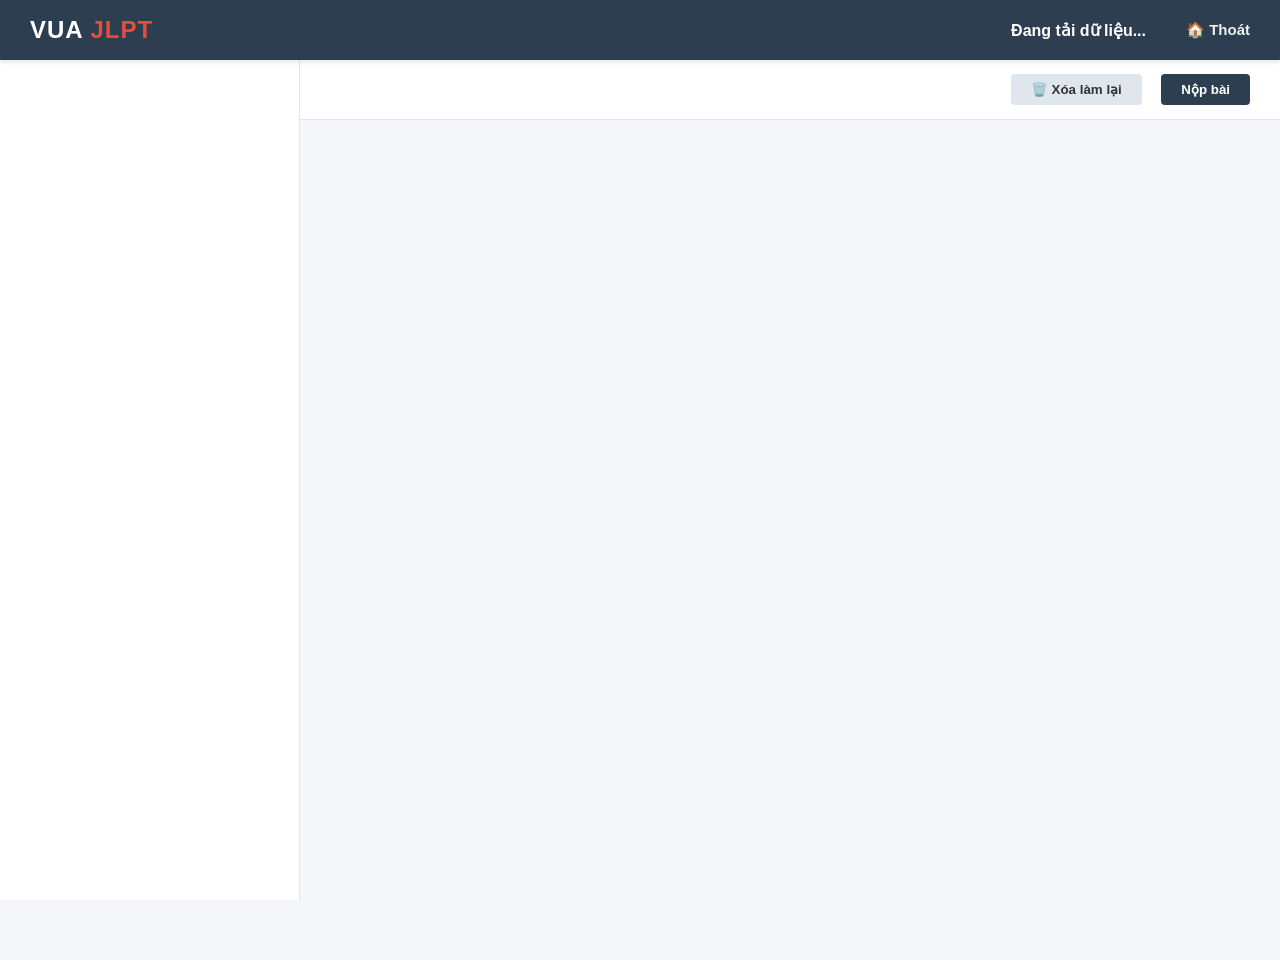
<file: exam.html>
<!DOCTYPE html>
<html lang="vi">
<head>
    <meta charset="UTF-8">
    <title>Luyện Thi JLPT - Exam Mode</title>
    <link rel="stylesheet" href="assets/css/variables.css">
    <link rel="stylesheet" href="assets/css/global.css">
    <link rel="stylesheet" href="assets/css/layout.css">
    <link rel="icon" href="assets/images/icon.ico">
</head>
<body>
    <nav class="navbar">
        <a href="index.html" class="nav-brand">VUA <span>JLPT</span></a>
        <div class="nav-links">
            <span id="exam-title-display" style="font-weight: bold; margin-right: 20px;">Đang tải dữ liệu...</span>
            <a href="index.html">🏠 Thoát</a>
        </div>
    </nav>

    <div class="app-container">
        <aside class="sidebar">
            <div class="question-palette" id="question-palette"></div>
        </aside>

        <main class="main-content">
            <header class="top-bar">
                <div class="timer" id="timer-display" style="color: var(--accent-color); font-weight: bold; font-size: 20px;"></div>
                <div>
                    <button class="btn-clear" id="btn-clear">🗑️ Xóa làm lại</button>
                    <button class="btn-submit" id="btn-submit">Nộp bài</button>
                </div>
            </header>

            <section class="exam-area" id="exam-content-area">
                </section>
        </main>
    </div>

    <audio id="jlpt-audio-player"></audio>

    <script src="js/services/DataService.js"></script>
    <script src="js/services/StorageService.js"></script>
    <script src="js/services/AIService.js"></script>
    <script src="js/components/QuestionCard.js"></script>
    <script src="js/components/ExplanationUi.js"></script>
    <script src="js/pages/examMode.js"></script>
    <script src="js/components/ModalUI.js"></script>
</body>
</html>
</file>
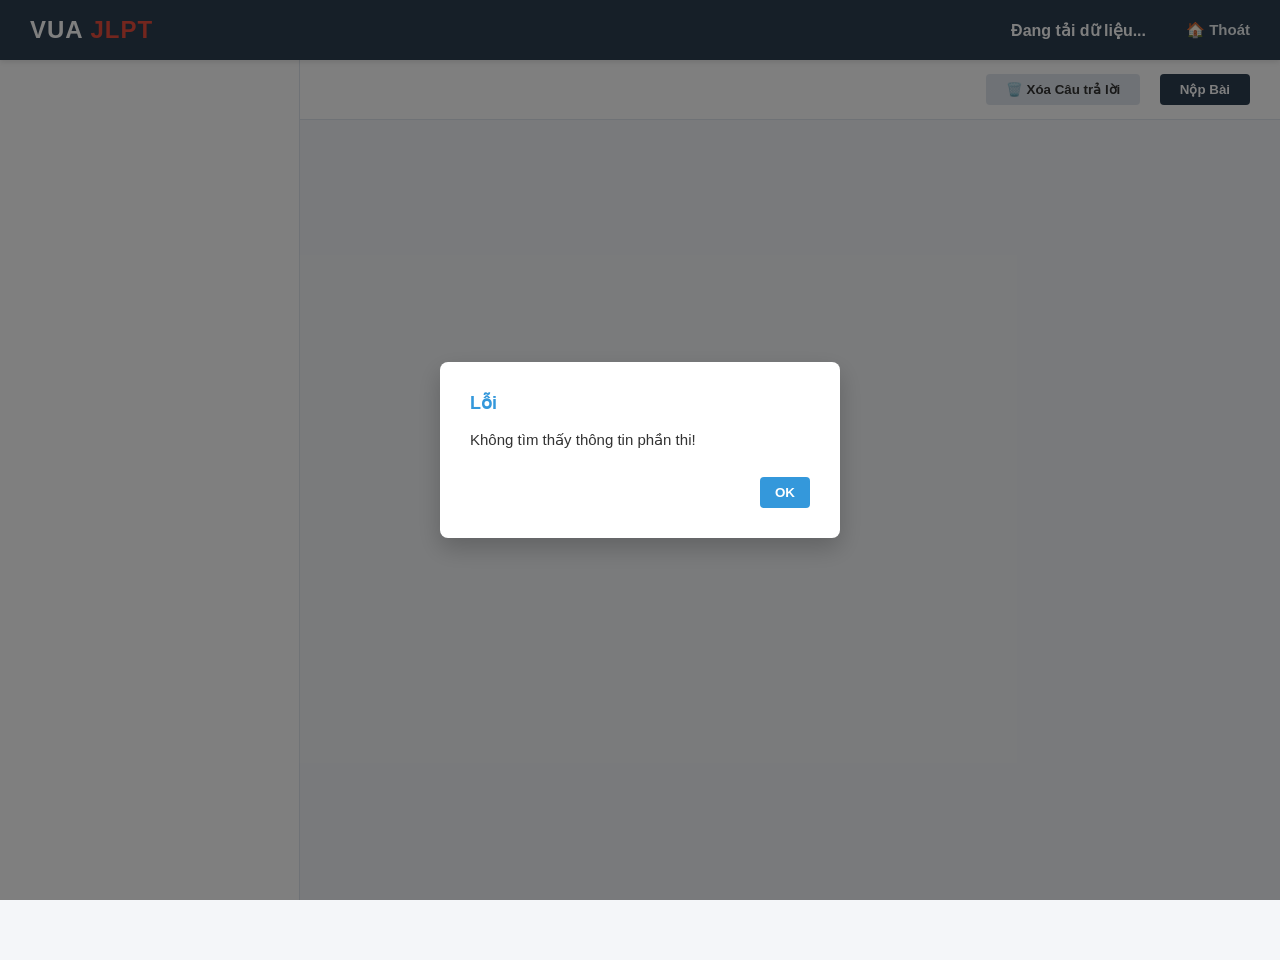
<file: mondai.html>
<!DOCTYPE html>
<html lang="vi">
<head>
    <meta charset="UTF-8">
    <title>VUA JLPT - Luyện Theo Phần</title>
    <link rel="stylesheet" href="assets/css/variables.css">
    <link rel="stylesheet" href="assets/css/global.css">
    <link rel="stylesheet" href="assets/css/layout.css">
    <link rel="icon" href="assets/images/icon.ico">
</head>
<body>
    <nav class="navbar">
        <a href="index.html" class="nav-brand">VUA <span>JLPT</span></a>
        <div class="nav-links">
            <span id="exam-title-display" style="font-weight: bold; margin-right: 20px;">Đang tải dữ liệu...</span>
            <a href="index.html">🏠 Thoát</a>
        </div>
    </nav>

    <div class="app-container">
        <aside class="sidebar">
            <div class="question-palette" id="question-palette"></div>
        </aside>

        <main class="main-content">
            <header class="top-bar">
                <div class="timer" id="timer-display" style="color: var(--secondary-color); font-weight: bold; font-size: 20px;"></div>
                <div>
                    <button class="btn-clear" id="btn-clear">🗑️ Xóa Câu trả lời</button>
                    <button class="btn-submit" id="btn-submit">Nộp Bài</button>
                </div>
            </header>

            <section class="exam-area" id="exam-content-area">
                </section>
        </main>
    </div>

    <audio id="jlpt-audio-player"></audio>
    <script src="js/services/DataService.js"></script>
    <script src="js/services/StorageService.js"></script>
    <script src="js/services/AIService.js"></script>
    <script src="js/components/QuestionCard.js"></script>
    <script src="js/components/ExplanationUi.js"></script>
    <script src="js/components/ModalUI.js"></script>
    <script src="js/pages/mondaiMode.js"></script>
</body>
</html>
</file>
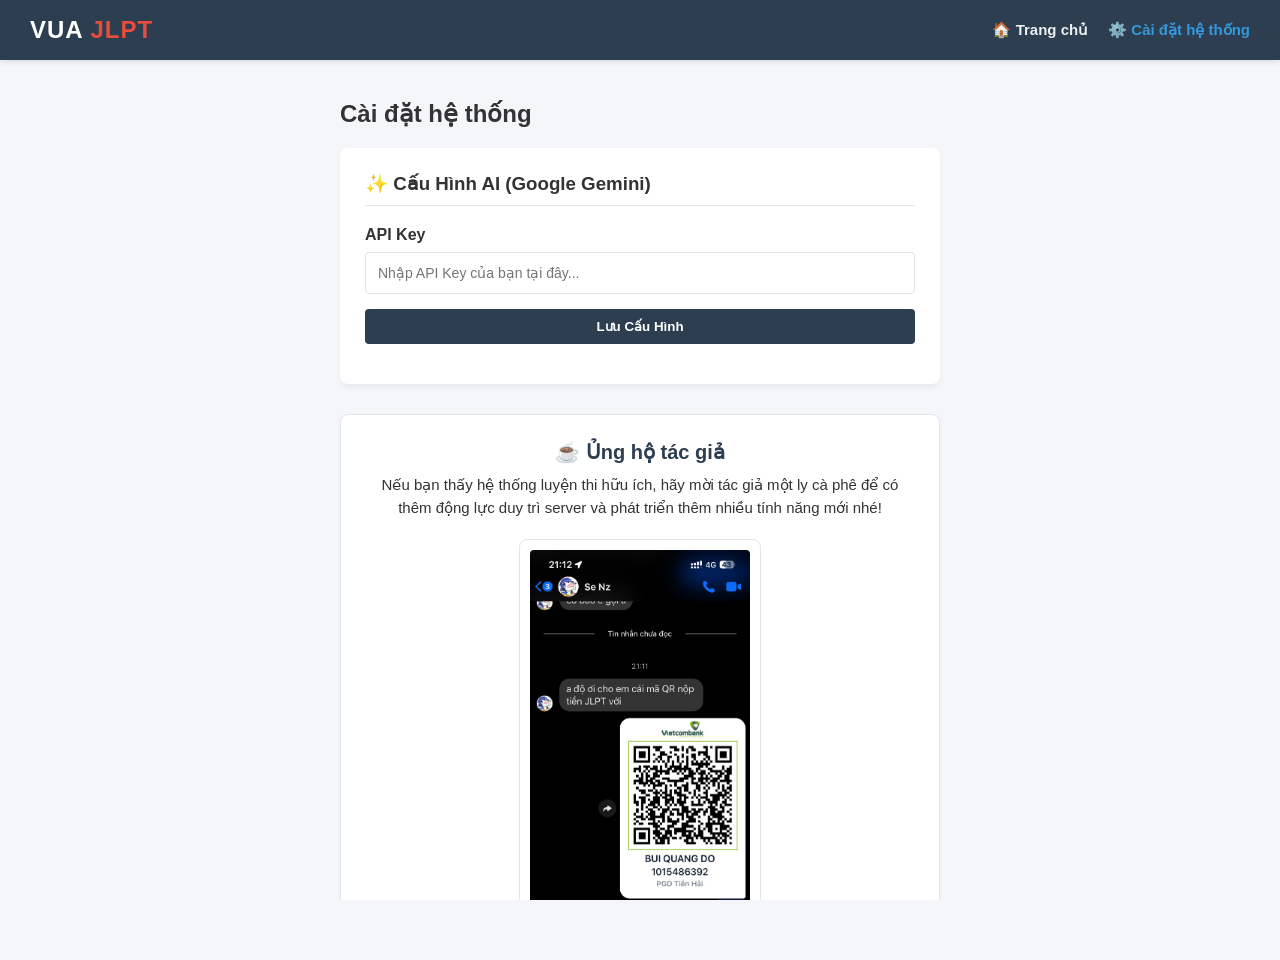
<file: settings.html>
<!DOCTYPE html>
<html lang="vi">
<head>
    <meta charset="UTF-8">
    <title>VUA JLPT - Cài đặt</title>
    <link rel="stylesheet" href="assets/css/variables.css">
    <link rel="stylesheet" href="assets/css/global.css">
    <link rel="stylesheet" href="assets/css/layout.css">
    <link rel="icon" href="assets/images/icon.ico">
    <style>
        .settings-container { max-width: 600px; margin: 0 auto; }
        .panel { background: var(--panel-bg); padding: 25px; border-radius: 8px; box-shadow: 0 4px 6px rgba(0,0,0,0.05); margin-bottom: 30px; }
        .form-group { margin-bottom: 15px; }
        .form-group label { display: block; margin-bottom: 8px; font-weight: bold; }
        .form-group input { width: 100%; padding: 12px; border: 1px solid var(--border-color); border-radius: 4px; font-size: 14px; }
        .btn { padding: 10px 15px; background: var(--primary-color); color: white; border: none; border-radius: 4px; cursor: pointer; font-weight: bold; width: 100%; }
        .btn-danger { background: var(--accent-color); }
    </style>
</head>
<body>
    <nav class="navbar">
        <a href="index.html" class="nav-brand">VUA <span>JLPT</span></a>
        <div class="nav-links">
            <a href="index.html">🏠 Trang chủ</a>
            <a href="settings.html" style="color: var(--secondary-color);">⚙️ Cài đặt hệ thống</a>
        </div>
    </nav>

    <div class="dashboard-wrapper">
        <div class="settings-container">
            <h2 style="margin-bottom: 20px;">Cài đặt hệ thống</h2>
            
            <div class="panel">
                <h3 style="margin-bottom: 20px; padding-bottom: 10px; border-bottom: 1px solid var(--border-color);">✨ Cấu Hình AI (Google Gemini)</h3>
                <div class="form-group">
                    <label>API Key</label>
                    <input type="password" id="api-key-input" placeholder="Nhập API Key của bạn tại đây...">
                </div>
                <button class="btn" id="btn-save-key">Lưu Cấu Hình</button>
                <p id="key-status" style="margin-top: 15px; font-size: 14px; text-align: center;"></p>
            </div>
            <div class="settings-card" style="background: var(--panel-bg); padding: 25px; border-radius: 8px; box-shadow: 0 2px 4px rgba(0,0,0,0.05); margin-top: 30px; text-align: center; border: 1px solid var(--border-color);">
                <h2 style="color: var(--primary-color); margin-bottom: 10px; font-size: 20px;">☕ Ủng hộ tác giả</h2>
                <p style="margin-bottom: 20px; color: var(--text-main); font-size: 15px; line-height: 1.5;">
                    Nếu bạn thấy hệ thống luyện thi hữu ích, hãy mời tác giả một ly cà phê để có thêm động lực duy trì server và phát triển thêm nhiều tính năng mới nhé!
                </p>
                
                <div style="display: inline-block; padding: 10px; background: white; border: 1px solid var(--border-color); border-radius: 8px; margin-bottom: 15px;">
                    <img src="assets/images/qr.jpg" alt="Mã QR Donate" style="width: 220px; max-width: 100%; display: block; border-radius: 4px;">
                </div>
                
                
            </div>

            <div class="panel">
                <h3 style="margin-bottom: 20px; color: var(--accent-color);">🗑️ Quản Lý Dữ Liệu</h3>
                <p style="font-size: 14px; margin-bottom: 15px; line-height: 1.6;">Thao tác này sẽ xóa toàn bộ lịch sử làm bài, điểm số và API Key hiện tại trên trình duyệt. Không thể khôi phục sau khi xóa.</p>
                <button class="btn btn-danger" id="btn-clear-data">Xóa Toàn Bộ Dữ Liệu</button>
            </div>
        </div>
    </div>


    <script src="js/services/StorageService.js"></script>
    <script src="js/pages/settings.js"></script>
    <script src="js/components/ModalUI.js"></script>
</body>
</html>
</file>
<file: assets/css/variables.css>
:root {
  --primary-color: #2c3e50;
  --secondary-color: #3498db;
  --accent-color: #e74c3c;
  --bg-color: #f4f6f9;
  --panel-bg: #ffffff;
  --text-main: #333333;
  --text-muted: #7f8c8d;
  --border-color: #e0e6ed;
  
  --sidebar-width: 300px;
  --header-height: 60px;
}
</file>
<file: assets/css/global.css>
* {
  box-sizing: border-box;
  margin: 0;
  padding: 0;
}

body {
  font-family: 'Segoe UI', Tahoma, Geneva, Verdana, sans-serif;
  background-color: var(--bg-color);
  color: var(--text-main);
  height: 100vh;
  overflow: hidden; /* Chống cuộn toàn trang, chỉ cuộn ở từng vùng nội dung */
}
/* Styling cho các khối tính năng ở Dashboard */
.feature-section {
    margin-bottom: 40px;
    background: var(--panel-bg);
    padding: 25px;
    border-radius: 8px;
    box-shadow: 0 4px 6px rgba(0,0,0,0.05);
}

.feature-section h2 {
    margin-bottom: 20px;
    padding-bottom: 10px;
    border-bottom: 2px solid var(--bg-color);
    color: var(--primary-color);
}

.mondai-grid {
    display: grid;
    grid-template-columns: repeat(auto-fit, minmax(200px, 1fr));
    gap: 15px;
}

.mondai-card {
    display: flex;
    flex-direction: column;
    align-items: center;
    justify-content: center;
    padding: 20px;
    background: #f8f9fa;
    border: 1px solid var(--border-color);
    border-radius: 8px;
    text-decoration: none;
    color: var(--text-main);
    font-weight: bold;
    transition: all 0.2s;
}

.mondai-card:hover {
    background: var(--secondary-color);
    color: white;
    transform: translateY(-2px);
}

.flashcard-placeholder {
    height: 150px;
    border: 2px dashed var(--border-color);
    border-radius: 8px;
    display: flex;
    align-items: center;
    justify-content: center;
    color: var(--text-muted);
    font-weight: bold;
    background: #fafafa;
}

/* Nút Xóa làm lại */
.btn-clear {
    padding: 8px 20px;
    background-color: var(--border-color);
    color: var(--text-main);
    border: none;
    border-radius: 4px;
    cursor: pointer;
    font-weight: bold;
    margin-right: 15px;
    transition: background 0.2s;
}
.btn-clear:hover { background-color: #dcdde1; }

/* Custom Modal (Popup) */
.modal-overlay {
    position: fixed;
    top: 0; left: 0; width: 100vw; height: 100vh;
    background: rgba(0, 0, 0, 0.5);
    display: flex;
    align-items: center;
    justify-content: center;
    z-index: 9999;
    opacity: 0;
    visibility: hidden;
    transition: all 0.3s ease;
}
.modal-overlay.active {
    opacity: 1;
    visibility: visible;
}
.modal-box {
    background: var(--panel-bg);
    padding: 30px;
    border-radius: 8px;
    width: 400px;
    max-width: 90%;
    box-shadow: 0 10px 25px rgba(0,0,0,0.2);
    transform: translateY(-20px);
    transition: transform 0.3s ease;
}
section,
.mondai-section,
.q-item {
    scroll-margin-top: 0;
}
.modal-overlay.active .modal-box { transform: translateY(0); }
.modal-title { font-size: 18px; font-weight: bold; margin-bottom: 15px; color: var(--primary-color); }
.modal-content { font-size: 15px; margin-bottom: 25px; line-height: 1.5; }
.modal-actions { display: flex; justify-content: flex-end; gap: 10px; }
.btn-modal { padding: 8px 15px; border: none; border-radius: 4px; cursor: pointer; font-weight: bold; }
.btn-modal-cancel { background: #ecf0f1; color: var(--text-main); }
.btn-modal-confirm { background: var(--accent-color); color: white; }
.btn-modal-ok { background: var(--secondary-color); color: white; }
</file>
<file: assets/css/layout.css>
.app-container {
  display: flex;
  height: 100vh;
  width: 100vw;
}

/* Cột bên trái: Danh sách câu hỏi (Question Palette) */
.sidebar {
  width: var(--sidebar-width);
  background-color: var(--panel-bg);
  border-right: 1px solid var(--border-color);

  display: flex;
  flex-direction: column;

  height: 100%;
  overflow: hidden;
}

.sidebar-header {
  height: var(--header-height);
  padding: 15px;
  border-bottom: 1px solid var(--border-color);
  display: flex;
  justify-content: space-between;
  align-items: center;
  font-weight: bold;
}

.question-palette {
  flex: 1;
  padding: 15px;
  overflow-y: auto;
  display: block;
}

.q-box {
  aspect-ratio: 1;
  display: flex;
  align-items: center;
  justify-content: center;
  border: 1px solid var(--border-color);
  border-radius: 4px;
  cursor: pointer;
  font-size: 14px;
}

.q-box:hover {
  background-color: var(--border-color);
}

.q-box.answered {
  background-color: var(--secondary-color);
  color: white;
  border-color: var(--secondary-color);
}

/* Vùng chính: Nội dung bài thi */
.main-content {
  flex: 1;
  display: flex;
  flex-direction: column;
  background-color: var(--bg-color);
}

.top-bar {
  height: var(--header-height);
  background-color: var(--panel-bg);
  border-bottom: 1px solid var(--border-color);
  display: flex;
  justify-content: space-between;
  align-items: center;
  padding: 0 30px;
}

.timer {
  font-size: 20px;
  font-weight: bold;
  color: var(--accent-color);
}

.btn-submit {
  padding: 8px 20px;
  background-color: var(--primary-color);
  color: white;
  border: none;
  border-radius: 4px;
  cursor: pointer;
  font-weight: bold;
}

/* Khu vực hiển thị nội dung câu hỏi (hỗ trợ chia đôi màn hình cho phần Dokkai) */
.exam-area {
  flex: 1;
  padding: 20px;
  overflow-y: auto;
  display: block;
  gap: 20px;
}

/* Giao diện Single / Default */
.question-container {
  background: var(--panel-bg);
  padding: 30px;
  border-radius: 8px;
  box-shadow: 0 2px 4px rgba(0,0,0,0.05);
  max-width: 800px;
  margin: 0 auto;
  width: 100%;
}

/* Giao diện Split-screen cho Passage (Dokkai) */
.split-layout {
  display: flex;
  gap: 30px;
  align-items: flex-start; /* Giúp bài đọc không bị kéo giãn vô lý */
}

.split-layout .passage-panel {
  flex: 1;
  position: sticky;
  top: 0; /* Bài đọc sẽ đứng im khi cuộn câu hỏi */
  max-height: calc(100vh - 120px); /* Vừa vặn với chiều cao màn hình trừ đi Header */
  overflow-y: auto;
  background: var(--panel-bg);
  padding: 25px;
  border-radius: 8px;
  box-shadow: 0 2px 4px rgba(0,0,0,0.05);
}

.split-layout .questions-panel {
  flex: 1;
  display: flex;
  flex-direction: column;
  gap: 20px;
}

.option-row {
  margin: 15px 0;
}

.option-label {
  display: flex;
  align-items: center;
  padding: 12px 15px;
  border: 1px solid var(--border-color);
  border-radius: 6px;
  cursor: pointer;
  transition: background 0.2s;
}

.option-label:hover {
  background: #f8f9fa;
}

.option-label input {
  margin-right: 15px;
}

.ai-explain-btn {
  margin-top: 15px;
  padding: 8px 15px;
  background-color: transparent;
  border: 1px solid var(--secondary-color);
  color: var(--secondary-color);
  border-radius: 4px;
  cursor: pointer;
}

:root {
  --navbar-height: 60px;
}

/* --- Navbar VUA JLPT --- */
.navbar {
  height: var(--navbar-height);
  background-color: var(--primary-color);
  color: white;
  display: flex;
  justify-content: space-between;
  align-items: center;
  padding: 0 30px;
  box-shadow: 0 2px 5px rgba(0,0,0,0.1);
  position: fixed;
  top: 0;
  left: 0;
  right: 0;
  z-index: 1000;
}

.nav-brand {
  font-size: 24px;
  font-weight: 900;
  color: white;
  text-decoration: none;
  letter-spacing: 1px;
}

.nav-brand span {
  color: var(--accent-color);
}

.nav-links {
  display: flex;
  gap: 20px;
  align-items: center;
}

.nav-links a {
  color: #ecf0f1;
  text-decoration: none;
  font-weight: 600;
  font-size: 15px;
  transition: color 0.2s;
}

.nav-links a:hover {
  color: var(--secondary-color);
}

/* --- Sửa lại Layout tổng để chừa chỗ cho Navbar --- */
.app-container, .dashboard-wrapper {
  margin-top: var(--navbar-height); /* Đẩy nội dung xuống dưới Navbar */
  height: calc(100vh - var(--navbar-height));
}

.dashboard-wrapper {
  max-width: 1200px;
  margin-left: auto;
  margin-right: auto;
  padding: 40px 20px;
  overflow-y: auto;
}

.mondai-anchor-btn {
  padding: 6px 8px;
  font-size: 11px;
  font-weight: bold;
  cursor: pointer;
  background: var(--primary-color);
  border: none;
  border-radius: 4px;
  color: white;
  transition: opacity 0.2s;
  flex: 1 1 calc(50% - 5px); /* Chia 2 cột cho các nút Mondai */
  text-align: center;
}
.mondai-anchor-btn:hover {
  opacity: 0.8;
}

/* --- Tối ưu kích thước ô câu hỏi trong Sidebar --- */
.q-box {
    aspect-ratio: 1;
    display: flex;
    align-items: center;
    justify-content: center;
    border: 1px solid var(--border-color);
    border-radius: 4px;
    cursor: pointer;
    font-size: 12px; /* Thu nhỏ font */
    padding: 2px;    /* Giảm padding */
    transition: all 0.2s;
}

/* --- Trạng thái chấm điểm cho Sidebar --- */
.q-box.correct {
    background-color: #2ecc71 !important;
    color: white !important;
    border-color: #27ae60 !important;
}

.q-box.wrong {
    background-color: #e74c3c !important;
    color: white !important;
    border-color: #c0392b !important;
}

/* --- Trạng thái chấm điểm cho Nội dung câu hỏi --- */
.option-label.correct-answer {
    background-color: #e8f8f5 !important;
    border-color: #2ecc71 !important;
    color: #27ae60 !important;
}

.option-label.wrong-answer {
    background-color: #ffeaea !important;
    border-color: #e74c3c !important;
    color: #c0392b !important;
}

.score-display {
    margin-top: 20px;
    padding: 15px;
    background: var(--primary-color);
    color: white;
    border-radius: 8px;
    text-align: center;
    font-weight: bold;
    font-size: 16px;
    box-shadow: 0 4px 6px rgba(0,0,0,0.1);
}
</file>
